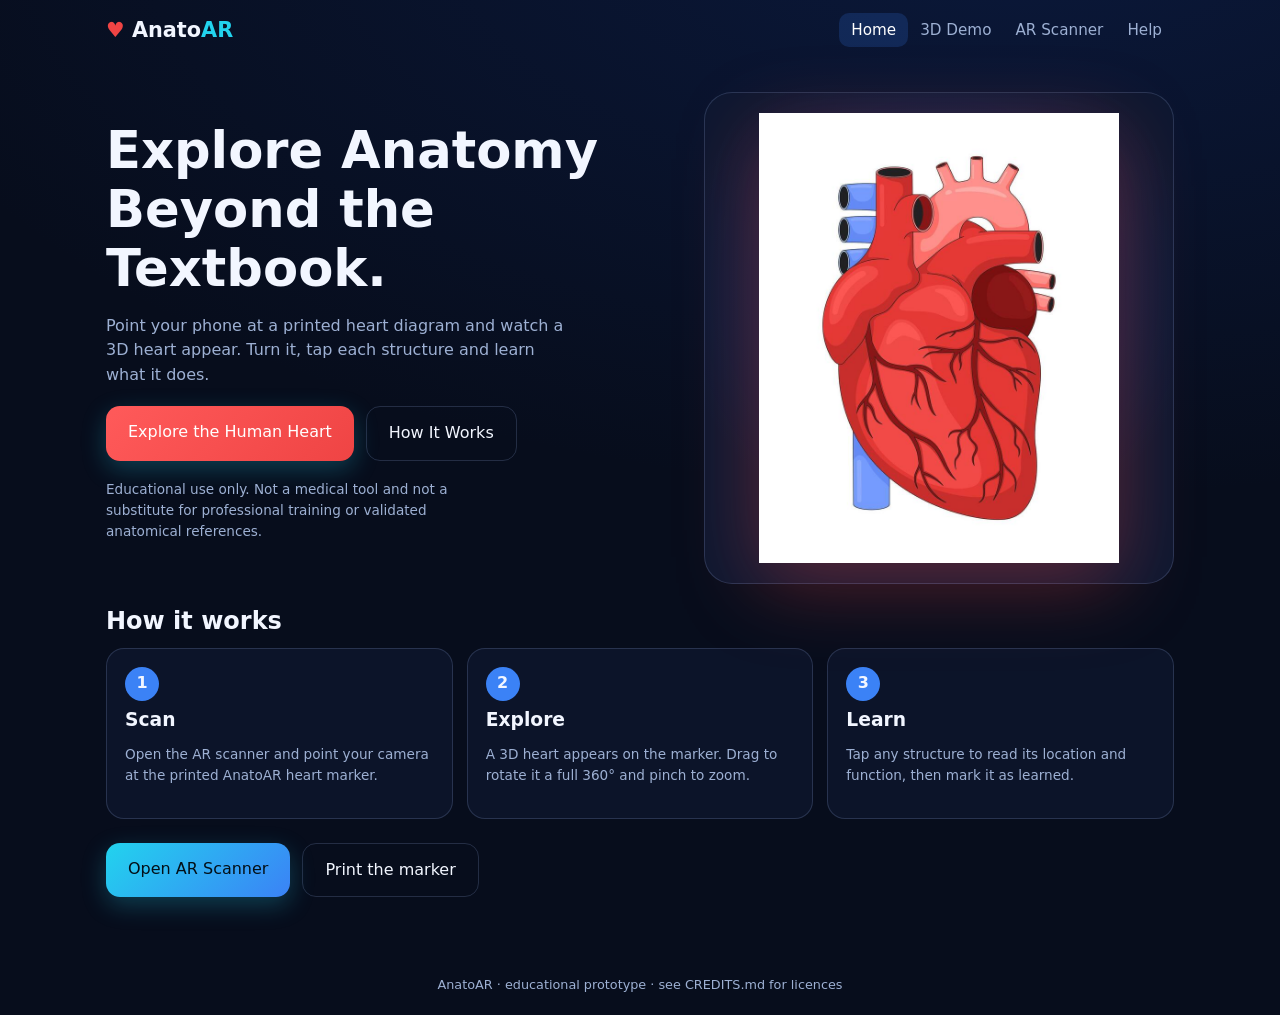
<file: index.html>
<!DOCTYPE html>
<html lang="en"><head><meta charset="utf-8"><meta name="viewport" content="width=device-width,initial-scale=1,viewport-fit=cover">
<meta name="description" content="AnatoAR: explore the human heart in 3D and augmented reality."><title>AnatoAR – Explore Anatomy Beyond the Textbook</title><link rel="stylesheet" href="style.css"><script src="vendor/aframe-1.5.0.min.js"></script></head><body>
<header class="top"><a class="logo" href="#home"><b>♥</b> Anato<span>AR</span></a>
<nav aria-label="Main"><a data-v="home" href="#home">Home</a><a data-v="explore" href="#explore">3D Demo</a><a href="ar.html">AR Scanner</a><a data-v="help" href="#help">Help</a></nav></header>
<main>
<section id="home" class="view on">
 <div class="hero"><div><h1>Explore Anatomy Beyond the Textbook.</h1>
  <p>Point your phone at a printed heart diagram and watch a 3D heart appear. Turn it, tap each structure and learn what it does.</p>
  <div class="row"><a class="btn red" href="#explore">Explore the Human Heart</a><a class="btn ghost" href="#how">How It Works</a></div>
  <p class="note">Educational use only. Not a medical tool and not a substitute for professional training or validated anatomical references.</p></div>
  <div class="hero-art"><img src="assets/images/heart-illustration.png" alt="Illustration of the human heart" width="360"></div></div>
 <h2 id="how">How it works</h2>
 <div class="steps"><div class="step"><b>1</b><h3>Scan</h3><p class="note">Open the AR scanner and point your camera at the printed AnatoAR heart marker.</p></div>
  <div class="step"><b>2</b><h3>Explore</h3><p class="note">A 3D heart appears on the marker. Drag to rotate it a full 360° and pinch to zoom.</p></div>
  <div class="step"><b>3</b><h3>Learn</h3><p class="note">Tap any structure to read its location and function, then mark it as learned.</p></div></div>
 <div class="row"><a class="btn" href="ar.html">Open AR Scanner</a><a class="btn ghost" href="#help">Print the marker</a></div>
</section>
<section id="explore" class="view">
 <h1>Explore the Human Heart</h1><p class="note">This is the standard 3D demo: no camera needed. For real AR, print the marker and open the AR scanner.</p>
 <div class="row" style="margin-top:0"><a class="btn red" href="ar.html">Start AR scanner</a><a class="btn ghost" href="#help">Help &amp; marker</a></div>
 <div class="viewer" id="demoViewer"><div id="demoStage"></div><div class="msg" id="demoMsg">Loading 3D heart…</div><div id="ui"></div></div>
 <p class="note">Drag to rotate, pinch or use +/− to zoom, tap a red hotspot or a part of the heart. This is a simplified, original model and is not anatomically exact.</p>
</section>
<section id="help" class="view help">
 <h1>Help &amp; marker</h1>
 <div class="grid2"><div class="box"><h3>1. Print the marker</h3><img src="assets/heart-marker.jpg" alt="The AnatoAR tracking marker" width="320">
  <p><a href="assets/heart-marker.jpg" download>Download heart-marker.jpg</a> and print it on plain paper, about A5 or larger. This exact image is the one the tracker was built from. Don't crop or edit it.</p></div>
 <div class="box"><h3>2. Scan it</h3><ol><li>Open the AR scanner and press <b>Start AR</b>.</li><li>Allow the camera when your browser asks.</li><li>Hold the phone 20 to 40 cm from the paper so the whole marker is in view.</li></ol>
  <p class="note">The camera is used only to find the marker. Nothing is recorded or uploaded.</p></div>
 <div class="box"><h3>If tracking fails</h3><ul><li>Use bright, even light and avoid glare on the paper.</li><li>Keep the paper flat and the whole marker visible.</li><li>Move slowly and try a slightly different distance.</li><li>Print larger or on matt paper if a screen shows reflections.</li></ul></div>
 <div class="box"><h3>No camera or no marker?</h3><p>Use the <a href="#explore">3D demo</a>. It shows the same heart, hotspots and information cards without a camera.</p>
  <h3>Why camera permission?</h3><p>AR needs a live camera view to recognise the marker. The page works on localhost or HTTPS only.</p></div></div>
</section>
</main>
<footer>AnatoAR · educational prototype · see CREDITS.md for licences</footer>
<script src="js/anatomy-data.js"></script><script src="script.js"></script></body></html>
</file>
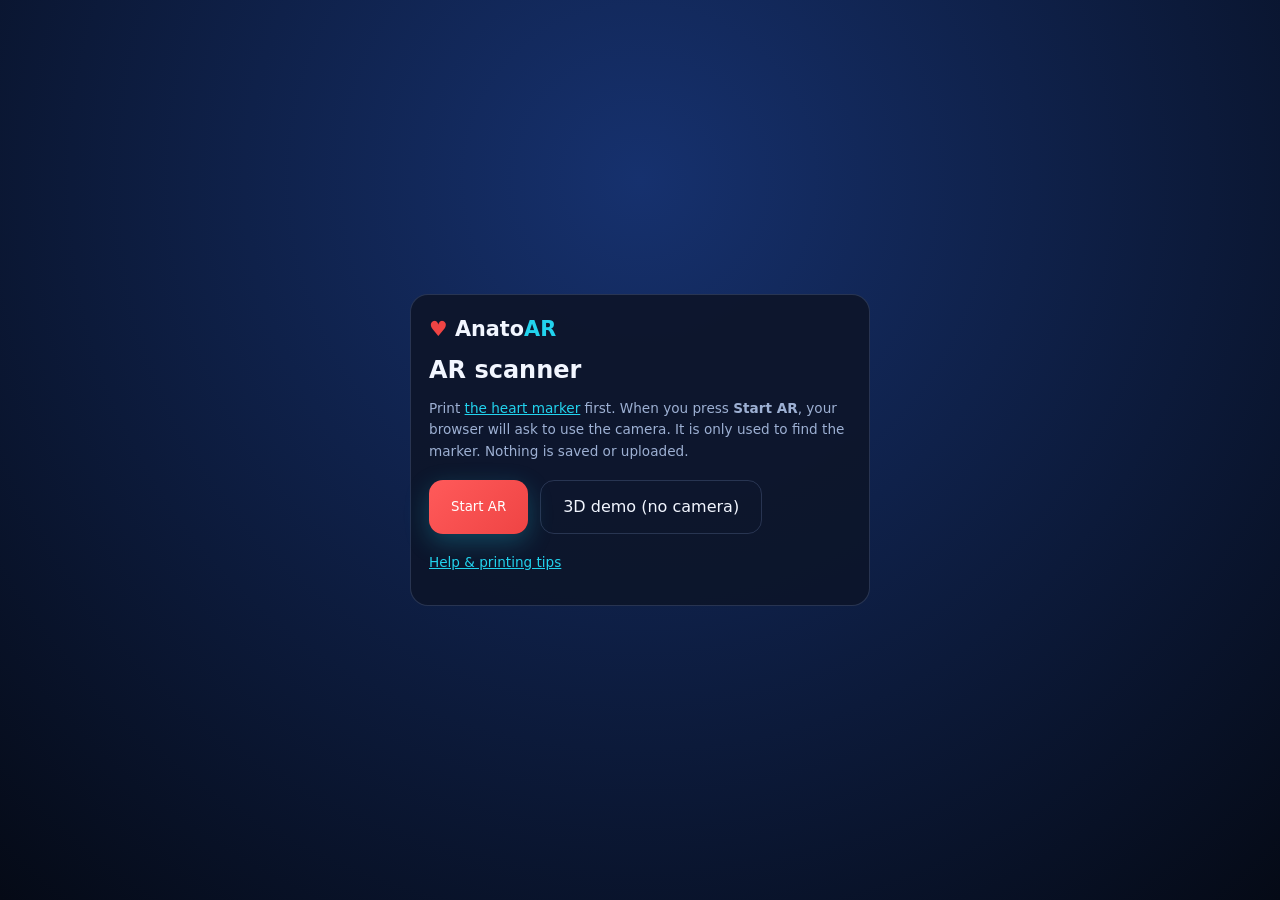
<file: ar.html>
<!DOCTYPE html>
<html lang="en"><head><meta charset="utf-8"><meta name="viewport" content="width=device-width,initial-scale=1,viewport-fit=cover">
<title>AnatoAR – AR Scanner</title><link rel="stylesheet" href="style.css"><script src="vendor/aframe-1.5.0.min.js"></script><script src="vendor/mindar-image-aframe-1.2.5.prod.js"></script></head><body>
<div id="stage"></div>
<div class="scan" id="scan" hidden><div></div><p>Point your camera at the printed AnatoAR heart marker</p></div>
<div class="hud" id="hud" hidden><span class="status" id="status" role="status">Starting…</span><button class="btn red small" id="exit">Exit AR</button></div>
<div id="ui"></div>
<div class="intro" id="intro"><div class="box"><a class="logo" href="index.html"><b>♥</b> Anato<span>AR</span></a>
 <h2 style="margin-top:12px">AR scanner</h2>
 <p class="note">Print <a href="assets/heart-marker.jpg" target="_blank" rel="noopener">the heart marker</a> first. When you press <b>Start AR</b>, your browser will ask to use the camera. It is only used to find the marker. Nothing is saved or uploaded.</p>
 <div id="loader" hidden><div class="spin"></div><p class="note" id="loadText" style="text-align:center">Loading…</p></div>
 <div class="warn" id="err" hidden><span id="errText"></span></div>
 <div class="row"><button class="btn red" id="start">Start AR</button><a class="btn ghost" href="index.html#explore">3D demo (no camera)</a></div>
 <p class="note"><a href="index.html#help">Help &amp; printing tips</a></p></div></div>

<script src="js/anatomy-data.js"></script><script src="script.js"></script><script src="js/ar-controller.js"></script></body></html>
</file>
<file: style.css>
:root{--bg:#070d1c;--bg2:#0d1730;--card:rgba(13,22,43,.94);--line:rgba(148,177,230,.2);--ink:#f2f6ff;--mute:#9db0d3;--cyan:#22d3ee;--blue:#3b82f6;--red:#ef4444;--r:18px;box-sizing:border-box}
*{box-sizing:border-box}html,body{margin:0}body{background:radial-gradient(1200px 600px at 80% -10%,#12307a55,transparent),var(--bg);color:var(--ink);font:16px/1.55 "Segoe UI",system-ui,-apple-system,sans-serif;min-height:100vh;padding-top:env(safe-area-inset-top,0px);padding-bottom:env(safe-area-inset-bottom,0px)}
h1,h2,h3{margin:0 0 8px;line-height:1.15}h1{font-size:clamp(2rem,7vw,3.2rem);font-weight:800}a{color:var(--cyan)}
:focus-visible{outline:3px solid var(--cyan);outline-offset:2px}
.top{display:flex;align-items:center;gap:12px;padding:14px 16px;max-width:1100px;margin:auto;flex-wrap:wrap}.logo{font-weight:800;font-size:1.3rem;color:var(--ink);text-decoration:none;margin-right:auto}.logo b{color:var(--red)}.logo span{color:var(--cyan)}
nav a{color:var(--mute);text-decoration:none;padding:8px 12px;border-radius:10px;font-size:.95rem}nav a:hover,nav a.on{background:rgba(59,130,246,.18);color:#fff}
main{max-width:1100px;margin:auto;padding:8px 16px 40px}.view{display:none}.view.on{display:block}
.btn{display:inline-block;border:0;border-radius:14px;padding:14px 22px;font:700 1rem inherit;font-family:inherit;cursor:pointer;text-decoration:none;color:#031018;background:linear-gradient(135deg,var(--cyan),var(--blue));box-shadow:0 8px 24px rgba(34,211,238,.25);min-height:48px}
.btn.ghost{background:transparent;color:var(--ink);border:1.5px solid var(--line);box-shadow:none}.btn.small{padding:8px 14px;min-height:40px;font-size:.85rem}.btn.red{background:linear-gradient(135deg,#ff5a5a,var(--red));color:#fff}
.hero{display:grid;grid-template-columns:1.1fr .9fr;gap:24px;align-items:center;padding:24px 0}.hero p{color:var(--mute);max-width:46ch}.row{display:flex;gap:12px;flex-wrap:wrap;margin:18px 0}
.hero-art{display:grid;place-items:center;border-radius:28px;padding:20px;background:radial-gradient(circle at 50% 40%,#1b3f9a66,transparent 70%),var(--bg2);border:1px solid var(--line)}.hero-art img{width:min(100%,360px);filter:drop-shadow(0 20px 40px rgba(239,68,68,.35));animation:float 5s ease-in-out infinite}
@keyframes float{50%{transform:translateY(-10px)}}
.steps{display:grid;grid-template-columns:repeat(auto-fit,minmax(200px,1fr));gap:14px;margin:12px 0 24px}.step,.box{background:var(--card);border:1px solid var(--line);border-radius:var(--r);padding:18px}.step b{display:grid;place-items:center;width:34px;height:34px;border-radius:50%;background:var(--blue);margin-bottom:8px}
.note{font-size:.85rem;color:var(--mute)}.warn{background:rgba(245,158,11,.12);border:1px solid rgba(245,158,11,.5);border-radius:12px;padding:12px;color:#ffe3b0}
.viewer{position:relative;height:72vh;min-height:420px;border-radius:24px;overflow:hidden;background:radial-gradient(circle at 50% 40%,#16316e,#0a1226 70%);border:1px solid var(--line);touch-action:none}
.viewer a-scene,.viewer canvas{position:absolute;inset:0;width:100%;height:100%}
.msg{position:absolute;inset:0;display:grid;place-items:center;text-align:center;padding:24px;color:var(--mute);z-index:3}.msg[hidden]{display:none}
#ui{position:absolute;inset:0;pointer-events:none;z-index:5}#ui>*{pointer-events:auto}
.ar #ui{position:fixed}
.controls{position:absolute;left:50%;transform:translateX(-50%);bottom:max(12px,env(safe-area-inset-bottom,0px));display:flex;gap:6px;padding:8px;border-radius:20px;background:var(--card);border:1px solid var(--line);backdrop-filter:blur(14px)}
.controls button{display:grid;place-items:center;gap:0;min-width:52px;min-height:52px;border:0;border-radius:14px;background:rgba(59,130,246,.15);color:var(--ink);font-size:1.25rem;cursor:pointer}.controls small{font-size:.65rem;color:var(--mute)}.controls button:hover{background:rgba(34,211,238,.25)}
.card{position:absolute;left:12px;right:12px;bottom:92px;max-width:520px;margin:auto;background:var(--card);border:1px solid var(--line);border-radius:var(--r);padding:14px;box-shadow:0 18px 50px rgba(0,0,0,.5);animation:up .25s ease}@keyframes up{from{transform:translateY(14px);opacity:0}}
.card-h{display:flex;align-items:center;gap:10px}.card-h h2{font-size:1.2rem;margin:0;flex:1}.swatch{display:inline-block;width:14px;height:14px;border-radius:50%;flex:none}
.x{border:0;background:rgba(255,255,255,.08);color:var(--ink);border-radius:50%;width:36px;height:36px;cursor:pointer;font-size:1rem}
.tabs{display:flex;gap:6px;margin:10px 0;border-bottom:1px solid var(--line)}.tabs button{border:0;background:none;color:var(--mute);padding:8px 12px;cursor:pointer;font:inherit;border-bottom:2px solid transparent}.tabs .on{color:#fff;border-color:var(--cyan)}
.card-body{margin:6px 0 10px;font-size:1rem}.meta{display:grid;grid-template-columns:auto 1fr;gap:4px 14px;margin:0 0 10px;font-size:.88rem}.meta dt{color:var(--mute)}.meta dd{margin:0}
.card-f{display:flex;gap:8px}.card-f button{flex:1;min-height:44px;border-radius:12px;border:1px solid var(--line);background:rgba(255,255,255,.06);color:var(--ink);font:600 .9rem inherit;font-family:inherit;cursor:pointer}.card-f .on{background:rgba(34,211,238,.2);border-color:var(--cyan)}
.panel{position:absolute;top:12px;right:12px;width:min(270px,80vw);max-height:60%;overflow:auto;background:var(--card);border:1px solid var(--line);border-radius:var(--r);padding:12px}.panel-h{display:flex;justify-content:space-between;align-items:center;margin-bottom:6px}
.panel ul{list-style:none;margin:0;padding:0}.item{display:flex;align-items:center;gap:10px;width:100%;border:0;background:none;color:var(--ink);padding:10px;border-radius:10px;cursor:pointer;font:inherit;text-align:left;min-height:44px}.item:hover{background:rgba(255,255,255,.06)}.item.on{background:rgba(59,130,246,.3)}.chk{margin-left:auto;color:var(--cyan)}.prog{font-size:.8rem;color:var(--mute);margin:8px 0}
.callout{position:absolute;left:0;top:0;transform:translate(-50%,-130%);display:flex;flex-direction:column;align-items:center;pointer-events:none!important}.callout .pill{background:#06101f;border:1.5px solid var(--cyan);border-radius:99px;padding:5px 12px;font-size:.85rem;font-weight:600;white-space:nowrap}.callout .dot{order:2;width:2px;height:22px;background:var(--cyan)}
.hud{position:fixed;top:max(10px,env(safe-area-inset-top,0px));left:10px;right:10px;display:flex;gap:8px;align-items:center;z-index:8}.status{padding:8px 14px;border-radius:99px;background:var(--card);border:1px solid var(--line);font-size:.9rem;margin-right:auto}.status.ok{border-color:#22c55e;color:#bbf7d0}
#stage{position:fixed;inset:0;background:#000}#stage a-scene{position:absolute;inset:0}
.scan{position:fixed;inset:0;display:grid;place-items:center;z-index:6;pointer-events:none}.scan div{width:min(70vw,320px);aspect-ratio:1/1.1;border-radius:20px;border:2px dashed var(--cyan);position:relative;overflow:hidden;color:#fff;box-shadow:0 0 0 100vmax rgba(0,0,0,.35)}.scan div::after{content:"";position:absolute;left:0;right:0;height:3px;background:var(--cyan);box-shadow:0 0 14px var(--cyan);animation:sweep 2s linear infinite}@keyframes sweep{from{top:0}to{top:100%}}
.scan p{position:absolute;bottom:22vh;margin:0;padding:8px 14px;border-radius:12px;background:var(--card);font-size:.9rem;text-align:center;max-width:90vw}
.intro{position:fixed;inset:0;z-index:10;display:grid;place-items:center;padding:16px;background:radial-gradient(circle at 50% 20%,#16316e,#050a16)}.intro .box{max-width:460px}
.spin{width:38px;height:38px;border:4px solid var(--line);border-top-color:var(--cyan);border-radius:50%;animation:rot 1s linear infinite;margin:10px auto}@keyframes rot{to{transform:rotate(360deg)}}
.help ol,.help ul{padding-left:20px}.help img{max-width:min(100%,320px);border-radius:12px;border:1px solid var(--line);background:#fff}.grid2{display:grid;gap:14px;grid-template-columns:repeat(auto-fit,minmax(280px,1fr))}
footer{text-align:center;padding:20px;color:var(--mute);font-size:.8rem}[hidden]{display:none!important}
@media(max-width:760px){.hero{grid-template-columns:1fr}.controls button{min-width:46px}}
@media(prefers-reduced-motion:reduce){*{animation:none!important}}

[class^="a-enter"],.a-orientation-modal{display:none!important}
</file>
